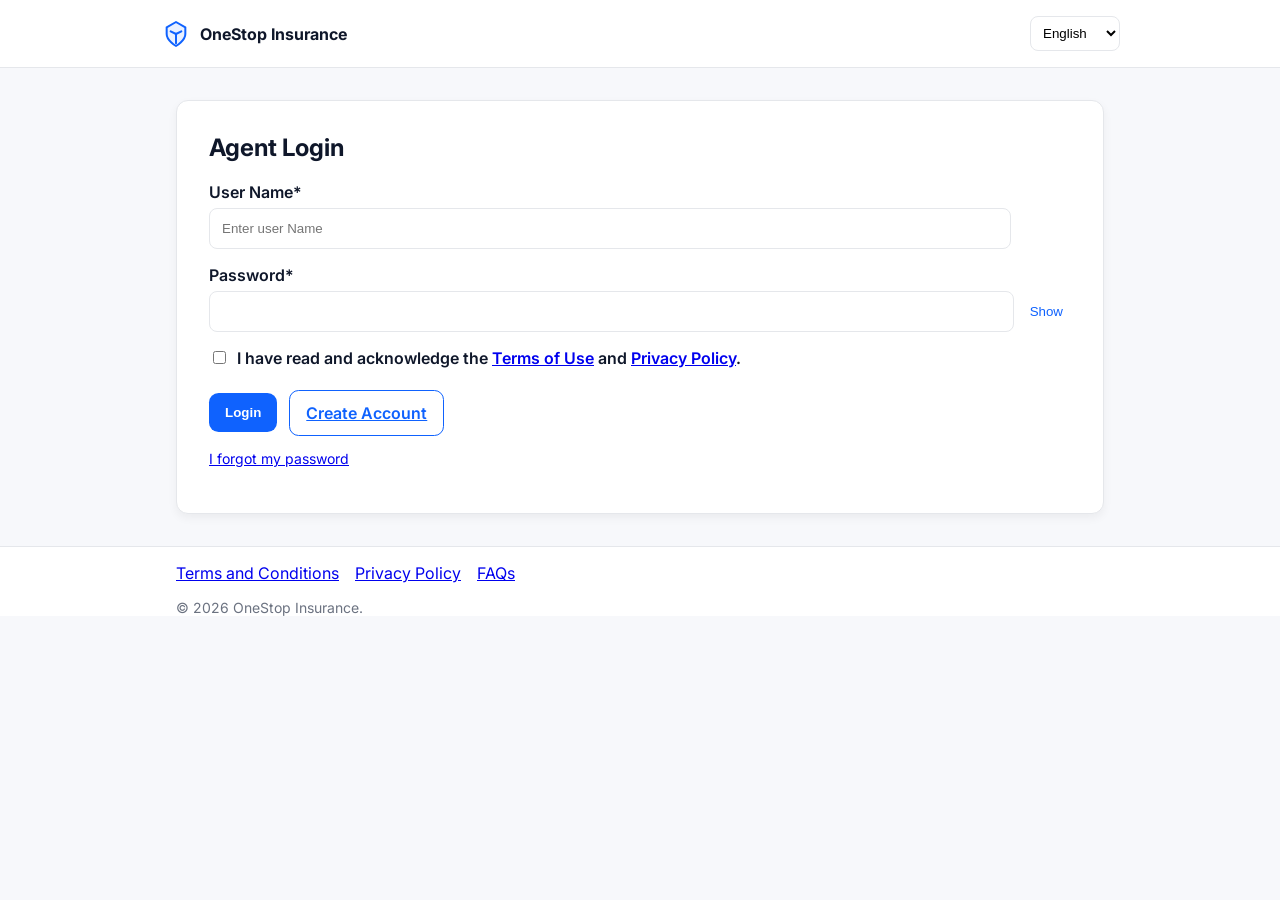
<file: index.html>
<!doctype html>
<html lang="en">
<head>
  <meta charset="utf-8" />
  <meta name="viewport" content="width=device-width, initial-scale=1" />
  <title>Agent Portal – Sign in</title>
  <meta name="description" content="Demo agent portal login page (no real data)." />
  <link href="https://fonts.googleapis.com/css2?family=Inter:wght@400;500;600;700&display=swap" rel="stylesheet">
  <link rel="stylesheet" href="styles.css" />
</head>
<body>
  <a class="skip-link" href="#main">Skip to main content</a>
  <header class="site-header">
    <div class="container header-inner">
      <div class="brand">
        <img src="assets/logo.svg" alt="Company logo" width="32" height="32" />
        <span class="brand-name">OneStop Insurance</span>
      </div>
      <nav aria-label="Utility">
        <ul class="util">
          <li>
           
            <select id="lang" name="lang" aria-label="Select language">
              <option selected>English</option>
              <option>Español</option>
              <option>Français</option>
            </select>
          </li>
        </ul>
      </nav>
    </div>
  </header>
  <main id="main" class="container">
    <section class="card">
      <h1>Agent Login</h1>
      <form id="loginForm" novalidate>
        <div class="field">
          <label for="email">User Name<span aria-hidden="true">*</span></label>
          <input  style="width:93%" id="email" name="email" type="email" inputmode="email" autocomplete="username"  maxlength="50" required placeholder="Enter user Name" />
        </div>
        <div class="field">
          <label for="password">Password<span aria-hidden="true">*</span></label>
          <div class="password-wrap">
            <input id="password" name="password" type="password" autocomplete="current-password" minlength="6" maxlength="30" required />
            <button type="button" class="link" id="togglePw" aria-controls="password" aria-pressed="false">Show</button>
          </div>
        </div>
        <div class="field checkbox">
          <input type="checkbox" id="agree" name="agree" required />
          <label for="agree">I have read and acknowledge the <a href="terms.html" target="_blank" rel="noopener">Terms of Use</a> and <a href="privacy.html" target ="_blank" rel="noopener">Privacy Policy</a>.</label>
        </div>
       
        <div class="actions">
          <button type="submit" class="btn" id="loginBtn">Login</button>
          <a class="btn btn-secondary" href="#" id="createAccount">Create Account</a>
        </div>
        <p class="small"><a href="#" id="forgot">I forgot my password</a></p>
      </form>
    </section>
  </main>
  <footer class="site-footer">
    <div class="container">
      <nav aria-label="Footer">
        <ul class="footer-links">
          <li><a href="terms.html">Terms and Conditions</a></li>
          <li><a href="privacy.html">Privacy Policy</a></li>
          <li><a href="faq.html">FAQs</a></li>
        </ul>
      </nav>
      <p class="muted small">© <span id="year"></span> OneStop Insurance.</p>
    </div>
  </footer>
  <script src="app.js"></script>
</body>
</html>
</file>
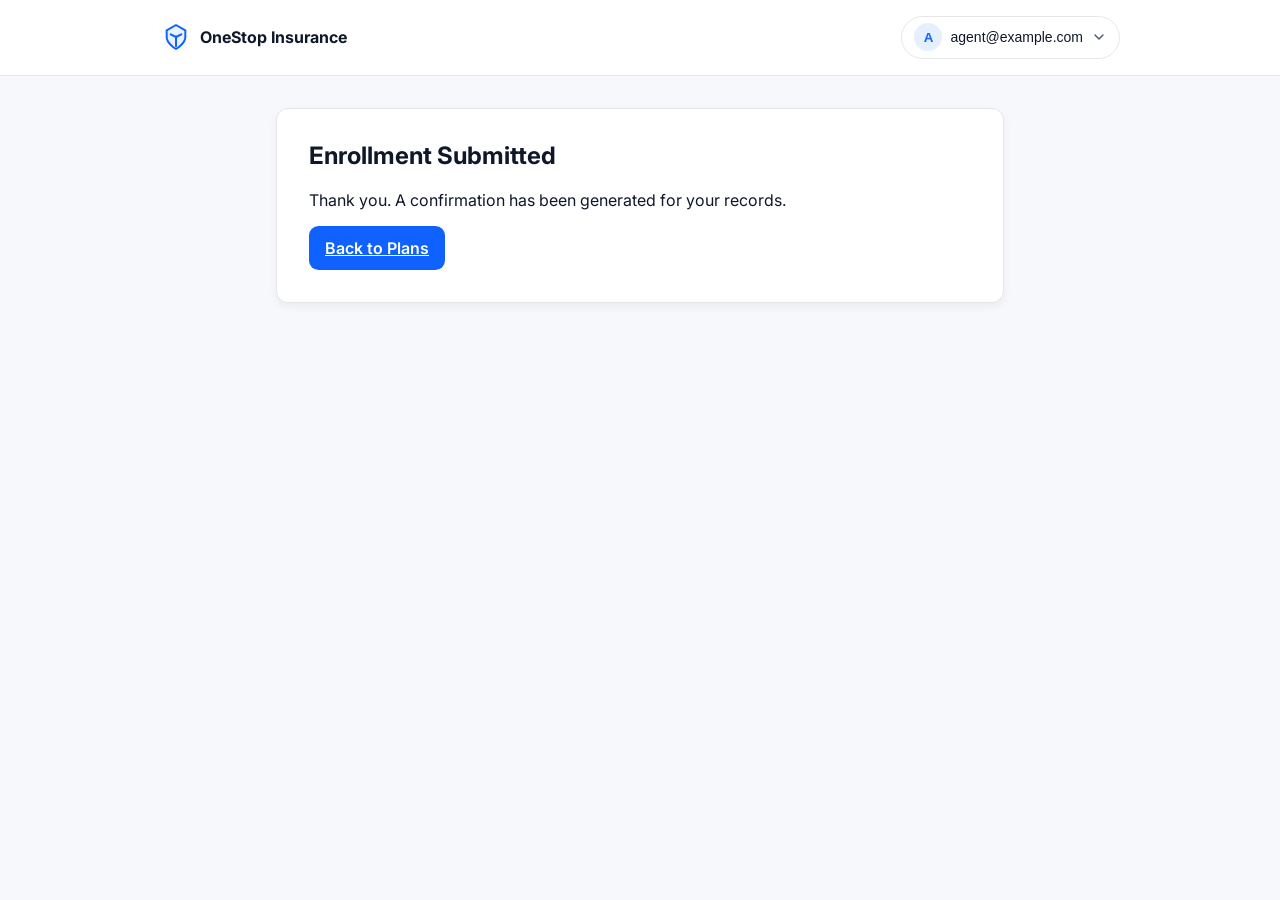
<file: confirm.html>
<!doctype html>
<html lang="en">
<head>
  <meta charset="utf-8" />
  <meta name="viewport" content="width=device-width, initial-scale=1" />
  <title>Agent Portal – Confirmation</title>
  <link href="https://fonts.googleapis.com/css2?family=Inter:wght@400;500;600;700&display=swap" rel="stylesheet">
  <link rel="stylesheet" href="styles.css" />
</head>
<body>
  <header class="site-header">
    <div class="container header-inner">
      <div class="brand">
        <img src="assets/logo.svg" alt="Company logo" width="32" height="32" />
        <span class="brand-name">OneStop Insurance</span>
      </div>
      <div class="user-menu" id="userMenu" aria-label="User menu">
  <button class="user-button" id="userButton" aria-haspopup="true" aria-expanded="false">
    <span class="user-avatar" aria-hidden="true">A</span>
    <span class="user-email" id="userEmail">agent@example.com</span>
    <svg width="16" height="16" viewBox="0 0 24 24" fill="none" stroke="#475569" stroke-width="2" stroke-linecap="round" stroke-linejoin="round" aria-hidden="true"><polyline points="6 9 12 15 18 9"></polyline></svg>
  </button>
  <div class="menu" id="userMenuList" role="menu">
    <div class="section">Account</div>
    <button role="menuitem" onclick="window.location.href='profile.html'">Profile</button>
    <button role="menuitem" onclick="window.location.href='settings.html'">Settings</button>
    <button role="menuitem" onclick="window.location.href='plans.html'">Plan details</button>
    <div class="divider"></div>
    <button role="menuitem" id="signOutBtn">Sign out</button>
  </div>
</div>
    </div>
  </header>
<main class="container" style="max-width:760px;">
  <section class="card">
    <h1>Enrollment Submitted</h1>
       <p>Thank you. A confirmation has been generated for your records.</p>
    <div class="actions" style="margin-top:1rem"><a class="btn" href="plans.html">Back to Plans</a></div>
  </section>
</main>

<script>
  const email = sessionStorage.getItem("demoUser") || "agent@example.com";
  const emailEl = document.getElementById("userEmail"); if (emailEl) emailEl.textContent = email;
  const avatar = document.querySelector(".user-avatar"); if (avatar) avatar.textContent = (email[0]||"A").toUpperCase();
  const btn=document.getElementById("userButton"); const menu=document.getElementById("userMenuList");
  btn.addEventListener("click",()=>{ const open=menu.classList.toggle("open"); btn.setAttribute("aria-expanded", String(open)); });
  document.addEventListener("click",(e)=>{ if(!e.target.closest(".user-menu")){ menu.classList.remove("open"); btn.setAttribute("aria-expanded","false"); } });
  const so=document.getElementById("signOutBtn"); if(so){ so.addEventListener("click",()=>{ sessionStorage.removeItem("demoUser"); window.location.href="index.html"; }); }
</script>

</body>
</html>
</file>
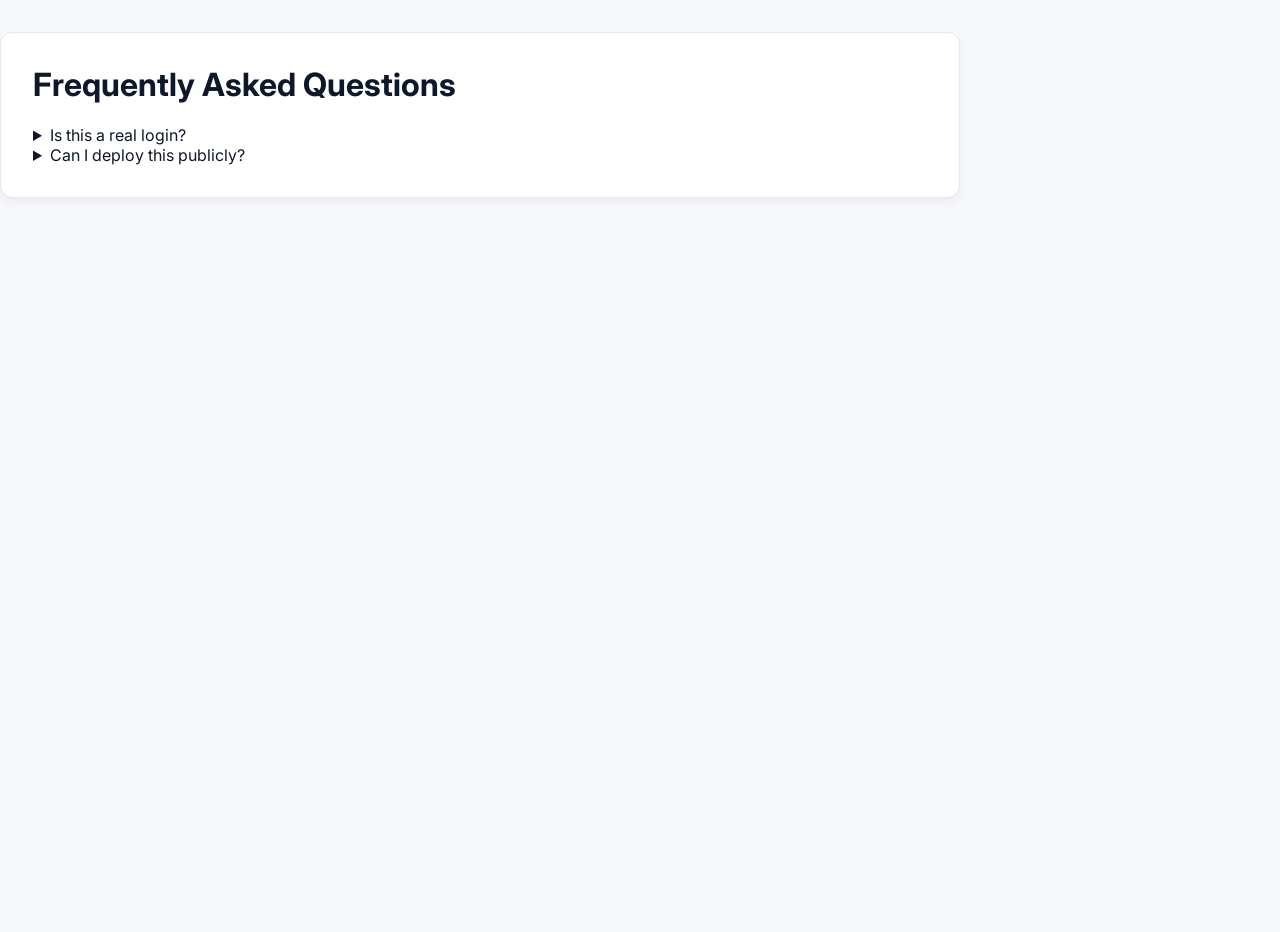
<file: faq.html>
<!doctype html><html lang="en"><head><meta charset="utf-8" /><meta name="viewport" content="width=device-width, initial-scale=1" /><title>FAQs – Demo</title><link href="https://fonts.googleapis.com/css2?family=Inter:wght@400;500;600;700&display=swap" rel="stylesheet"><link rel="stylesheet" href="styles.css" /></head><body><main class="container card"><h1>Frequently Asked Questions</h1><details><summary>Is this a real login?</summary><p>No. It is a front-end demonstration only.</p></details><details><summary>Can I deploy this publicly?</summary><p>Yes. Use GitHub Pages, Netlify, Vercel, or Cloudflare Pages.</p></details></main></body></html>
</file>
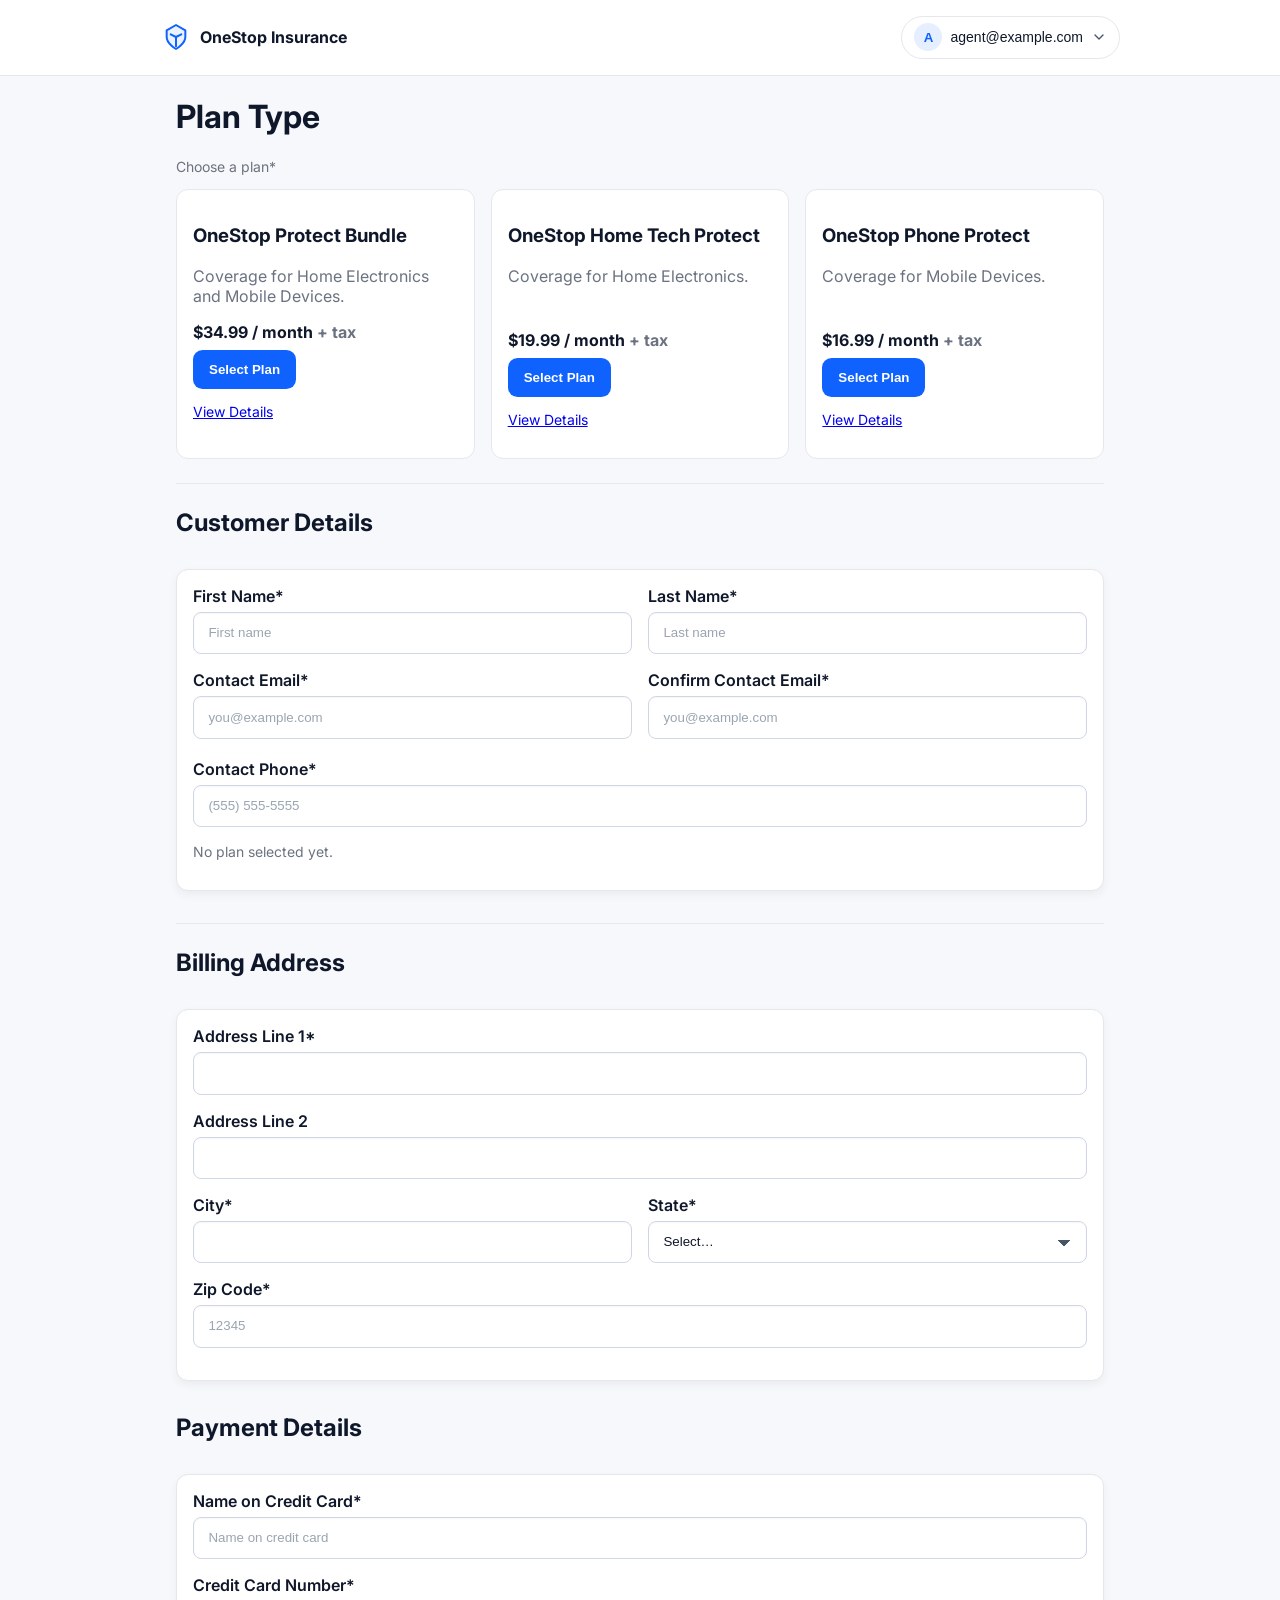
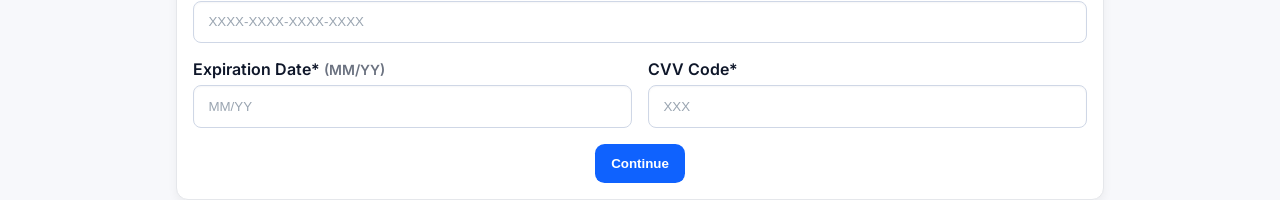
<file: plans.html>
<!doctype html>
<html lang="en">
<head>
  <meta charset="utf-8" />
  <meta name="viewport" content="width=device-width, initial-scale=1" />
  <title>Agent Portal – Plans</title>
  <link href="https://fonts.googleapis.com/css2?family=Inter:wght@400;500;600;700&display=swap" rel="stylesheet">
  <link rel="stylesheet" href="styles.css" />
</head>
<body>
  <header class="site-header">
    <div class="container header-inner">
      <div class="brand">
        <img src="assets/logo.svg" alt="Company logo" width="32" height="32" />
        <span class="brand-name">OneStop Insurance</span>
      </div>
      <div class="user-menu" id="userMenu" aria-label="User menu">
  <button class="user-button" id="userButton" aria-haspopup="true" aria-expanded="false">
    <span class="user-avatar" aria-hidden="true">A</span>
    <span class="user-email" id="userEmail">agent@example.com</span>
    <svg width="16" height="16" viewBox="0 0 24 24" fill="none" stroke="#475569" stroke-width="2" stroke-linecap="round" stroke-linejoin="round" aria-hidden="true"><polyline points="6 9 12 15 18 9"></polyline></svg>
  </button>
  <div class="menu" id="userMenuList" role="menu">
    <div class="section">Account</div>
    <button role="menuitem" onclick="window.location.href='profile.html'">Profile</button>
    <button role="menuitem" onclick="window.location.href='settings.html'">Settings</button>
    <button role="menuitem" onclick="window.location.href='plans.html'">Plan details</button>
    <div class="divider"></div>
    <button role="menuitem" id="signOutBtn">Sign out</button>
  </div>
</div>
    </div>
  </header>
<main class="container plans-page">
  <h1>Plan Type</h1>
  <p class="small muted">Choose a plan<span aria-hidden="true">*</span></p>
  <section class="grid" id="plans">
    <article class="plan" data-plan="Bundle">
      <h3>OneStop Protect Bundle</h3>
      <p class="muted">Coverage for Home Electronics and Mobile Devices.</p>
      <div class="price">$34.99 / month <span class="muted">+ tax</span></div>
      <button class="btn select">Select Plan</button>
      <p class="small"><a href="#" class="details">View Details</a></p>
    </article>
    <article class="plan" data-plan="HomeTech">
      <h3>OneStop Home Tech Protect</h3>
      <p class="muted">Coverage for Home Electronics.</p>
	   <Span class="muted">&nbsp;</Span>
      <div class="price">$19.99 / month <span class="muted">+ tax</span></div>
      <button class="btn select">Select Plan</button>
      <p class="small"><a href="#" class="details">View Details</a></p>
    </article>
    <article class="plan" data-plan="Phone">
      <h3>OneStop Phone Protect</h3>
      <p class="muted">Coverage for Mobile Devices.</p>
	   <Span class="muted">&nbsp;</Span>
      <div class="price">$16.99 / month <span class="muted">+ tax</span></div>
      <button class="btn select">Select Plan</button>
      <p class="small"><a href="#" class="details">View Details</a></p>
    </article>
  </section>
  <div class="divider"></div>
  <h2>Customer Details</h2>
  <form id="customerForm" class="card" style="padding:1rem">
    <div class="two">
      <div class="field"><label for="first">First Name*</label><input id="first" type="text" placeholder="First name" required></div>
      <div class="field"><label for="last">Last Name*</label><input id="last" type="text" placeholder="Last name" required></div>
    </div>
    <div class="two">
      <div class="field"><label for="cem">Contact Email*</label><input id="cem" type="email" placeholder="you@example.com" required><p class="error-text" id="cem_err"></p></div>
      <div class="field"><label for="cem2">Confirm Contact Email*</label><input id="cem2" type="email" placeholder="you@example.com" required><p class="error-text" id="cem2_err"></p></div>
    </div>
    <div class="field"><label for="phone">Contact Phone*</label>
	<input id="phone" type="tel" placeholder="(555) 555-5555"  maxlength="10" required><p class="error-text" id="phone_err"></p></div>
    <p class="small muted" id="chosen" style="margin-top:.5rem">No plan selected yet.</p>
  </form>
  <div class="divider"></div>
  <h2>Billing Address</h2>
  <form id="billingForm" class="card" style="padding:1rem">
    <div class="field"><label for="addr1">Address Line 1*</label><input id="addr1" type="text" required></div>
    <div class="field"><label for="addr2">Address Line 2</label><input id="addr2" type="text"></div>
    <div class="two">
      <div class="field"><label for="city">City*</label><input id="city" type="text" required></div>
      <div class="field"><label for="state">State*</label>
        <select id="state" required>
          <option value="">Select…</option>
          <option>AL</option><option>AK</option><option>AZ</option><option>AR</option><option>CA</option>
          <option>CO</option><option>CT</option><option>DC</option><option>DE</option><option>FL</option>
          <option>GA</option><option>HI</option><option>IA</option><option>ID</option><option>IL</option>
          <option>IN</option><option>KS</option><option>KY</option><option>LA</option><option>MA</option>
          <option>MD</option><option>ME</option><option>MI</option><option>MN</option><option>MO</option>
          <option>MS</option><option>MT</option><option>NC</option><option>ND</option><option>NE</option>
          <option>NH</option><option>NJ</option><option>NM</option><option>NV</option><option>NY</option>
          <option>OH</option><option>OK</option><option>OR</option><option>PA</option><option>RI</option>
          <option>SC</option><option>SD</option><option>TN</option><option>TX</option><option>UT</option>
          <option>VA</option><option>VT</option><option>WA</option><option>WI</option><option>WV</option>
          <option>WY</option>
        </select>
      </div>
    </div>
	
    <div class="field"><label for="zip">Zip Code*</label>
<input id="zip" type="text" inputmode="numeric" pattern="\d{5}" placeholder="12345" maxlength="8" required></div>
  </form>
  <h2>Payment Details</h2>
  <form id="paymentForm" class="card" style="padding:1rem">
    <div class="field"><label for="ccname">Name on Credit Card*</label><input id="ccname" type="text" autocomplete="cc-name" placeholder="Name on credit card" required></div>
    <div class="field"><label for="ccnum">Credit Card Number*</label>
      <input id="ccnum" type="text" inputmode="numeric" autocomplete="cc-number" placeholder="XXXX-XXXX-XXXX-XXXX" required>
    </div>
    <div class="two">
      <div class="field"><label for="exp">Expiration Date* <span class="muted small">(MM/YY)</span></label><input id="exp" type="text" inputmode="numeric" autocomplete="cc-exp" placeholder="MM/YY" required></div>
      <div class="field"><label for="cvv">CVV Code*</label>
	  <input id="cvv" type="text" inputmode="numeric" autocomplete="cc-csc" placeholder="XXX" maxlength="3"  required></div>
    </div>
    
	
<div class="actions" style="display:flex; justify-content:center;">
    <button type="submit" class="btn">Continue</button>
</div>

   
  </form>
</main>
<script>
  // Plan selection
  const planEls=[...document.querySelectorAll('.plan')];
  const chosen=document.getElementById('chosen');
  let selectedPlan=null;
  planEls.forEach(p=>{
    p.querySelector('.select').addEventListener('click',e=>{
      e.preventDefault(); planEls.forEach(x=>x.classList.remove('selected')); p.classList.add('selected');
      selectedPlan=p.getAttribute('data-plan'); sessionStorage.setItem('selectedPlan',selectedPlan);
      if(chosen) chosen.textContent='Selected: '+p.querySelector('h3').textContent;
    });
    p.querySelector('.details').addEventListener('click',e=>{e.preventDefault(); alert('Details for '+p.querySelector('h3').textContent+'.');});
  });

  // Validation helpers
  const emailRe=/^[^\s@]+@[^\s@]+\.[^\s@]+$/;
  const digits=(v)=> (v||'').replace(/[^0-9]/g,'');
  const fmtPhone=(ds)=> ds.length===10?`(${ds.slice(0,3)}) ${ds.slice(3,6)}-${ds.slice(6)}`:ds;
  function setErr(el, msgId, msg){
    const m=document.getElementById(msgId); if(!m) return; m.textContent = msg||''; if(msg){ el.classList.add('is-invalid'); } else { el.classList.remove('is-invalid'); }
  }
  function validateEmail(){
    const el=document.getElementById('cem');
    const ok=emailRe.test(el.value.trim());
    setErr(el,'cem_err', ok?'':'Enter a valid email.');
    return ok;
  }
  function validateConfirm(){
    const e1=document.getElementById('cem').value.trim();
    const e2=document.getElementById('cem2');
    const ok=emailRe.test(e2.value.trim()) && e2.value.trim().toLowerCase()===e1.toLowerCase();
    setErr(e2,'cem2_err', ok?'':'Emails do not match.');
    return ok;
  }
  function validatePhone(){
    const el=document.getElementById('phone');
    const ds=digits(el.value);
    const ok=ds.length===10;
    setErr(el,'phone_err', ok?'':'Enter a 10-digit phone number.');
    return ok;
  }
  // Bind live validation
  ['input','blur'].forEach(ev=>{
    document.getElementById('cem').addEventListener(ev, validateEmail);
    document.getElementById('cem2').addEventListener(ev, validateConfirm);
    document.getElementById('phone').addEventListener(ev, validatePhone);
  });
  // Format phone on blur
  document.getElementById('phone').addEventListener('blur',()=>{
    const ds=digits(document.getElementById('phone').value); if(ds.length===10){ document.getElementById('phone').value=fmtPhone(ds); }
  });

  // Input masks
  const cc=document.getElementById('ccnum'); if(cc){ cc.addEventListener('input', ()=>{ let v=cc.value.replace(/[^0-9]/g,'').slice(0,16); cc.value=v.replace(/(\d{4})(?=\d)/g,'$1-'); }); }
  const exp=document.getElementById('exp'); if(exp){ exp.addEventListener('input', ()=>{ let v=exp.value.replace(/[^0-9]/g,'').slice(0,4); if(v.length>=3) v=v.slice(0,2)+'/'+v.slice(2); exp.value=v; }); }

 const ph=document.getElementById('phone'); if(ph){ ph.addEventListener('input', ()=>{ let v=ph.value.replace(/[^0-9]/g,'').slice(0,10); ph.value=v.replace(/(\d{10})(?=\d)/g,'$1-'); }); }

  // Submit -> validate contact fields -> review
  document.getElementById('paymentForm').addEventListener('submit', e=>{
    e.preventDefault();
    const ok = validateEmail() & validateConfirm() & validatePhone();
    if(!selectedPlan){ alert('Please select a plan.'); return; }
    if(!ok){
      // focus first invalid
      const firstInvalid=document.querySelector('.plans-page .is-invalid'); if(firstInvalid) firstInvalid.focus();
      return;
    }
    const data={
      plan:selectedPlan,
      planTitle:(document.querySelector('.plan.selected h3')||{}).textContent||null,
      customer:{first:document.getElementById('first')?.value?.trim()||'', last:document.getElementById('last')?.value?.trim()||'', email:document.getElementById('cem')?.value?.trim()||'', phone:document.getElementById('phone')?.value?.trim()||''},
      billing:{addr1:document.getElementById('addr1')?.value?.trim()||'', addr2:document.getElementById('addr2')?.value?.trim()||'', city:document.getElementById('city')?.value?.trim()||'', state:document.getElementById('state')?.value||'', zip:document.getElementById('zip')?.value?.trim()||''},
      payment:(()=>{ const name=document.getElementById('ccname')?.value?.trim()||''; const num=(document.getElementById('ccnum')?.value||'').replace(/[^0-9]/g,''); const exp=document.getElementById('exp')?.value?.trim()||''; const last4=num.slice(-4); const masked=last4?('•••• •••• •••• '+last4):''; return {name, masked, exp}; })()
    };
    sessionStorage.setItem('appData', JSON.stringify(data));
    window.location.href='review.html';
  });
</script>

<script>
  const email = sessionStorage.getItem("demoUser") || "agent@example.com";
  const emailEl = document.getElementById("userEmail"); if (emailEl) emailEl.textContent = email;
  const avatar = document.querySelector(".user-avatar"); if (avatar) avatar.textContent = (email[0]||"A").toUpperCase();
  const btn=document.getElementById("userButton"); const menu=document.getElementById("userMenuList");
  btn.addEventListener("click",()=>{ const open=menu.classList.toggle("open"); btn.setAttribute("aria-expanded", String(open)); });
  document.addEventListener("click",(e)=>{ if(!e.target.closest(".user-menu")){ menu.classList.remove("open"); btn.setAttribute("aria-expanded","false"); } });
  const so=document.getElementById("signOutBtn"); if(so){ so.addEventListener("click",()=>{ sessionStorage.removeItem("demoUser"); window.location.href="index.html"; }); }
</script>

</body>
</html>
</file>
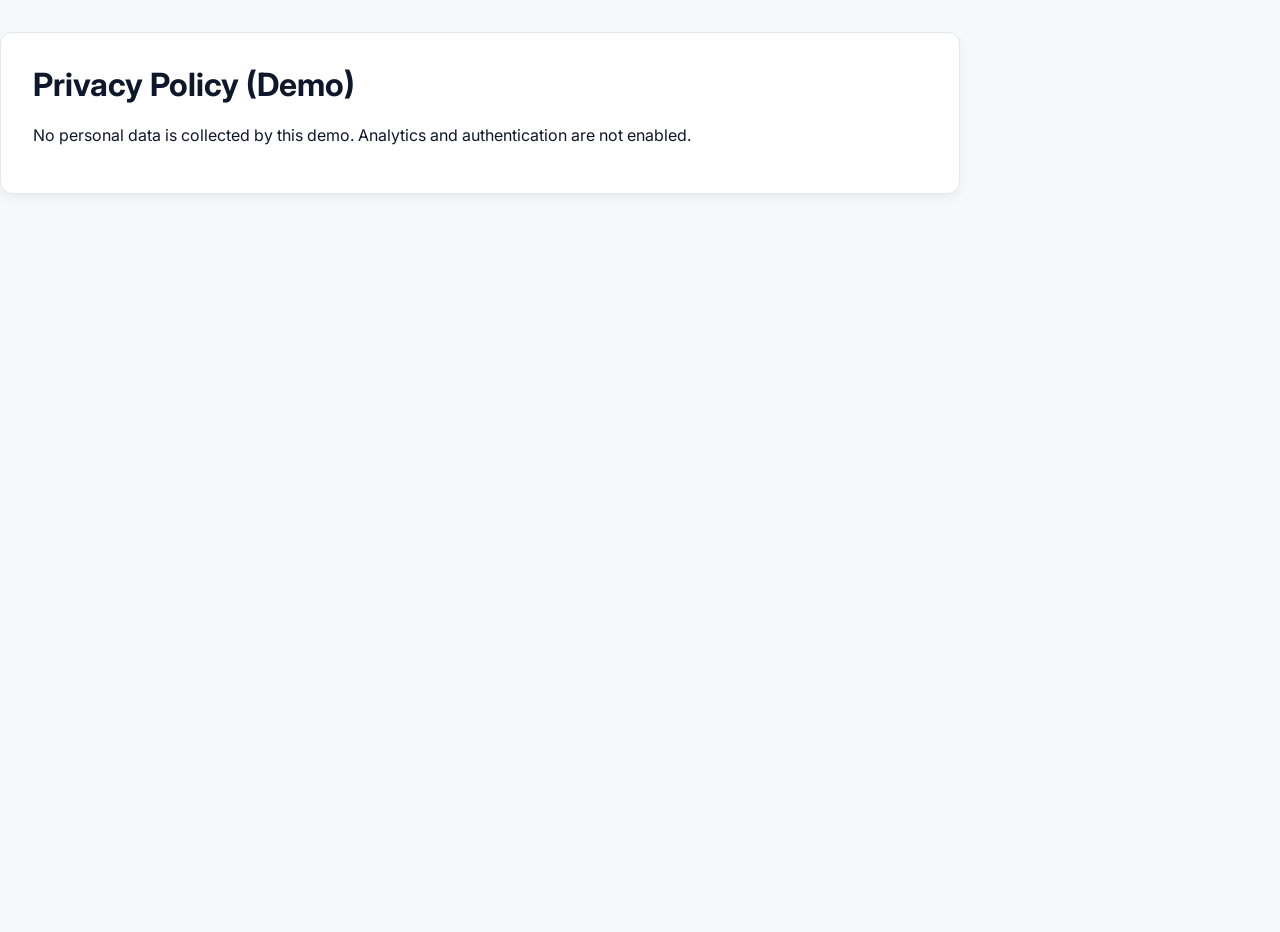
<file: privacy.html>
<!doctype html><html lang="en"><head><meta charset="utf-8" /><meta name="viewport" content="width=device-width, initial-scale=1" /><title>Privacy Policy – Demo</title><link href="https://fonts.googleapis.com/css2?family=Inter:wght@400;500;600;700&display=swap" rel="stylesheet"><link rel="stylesheet" href="styles.css" /></head><body><main class="container card"><h1>Privacy Policy (Demo)</h1><p>No personal data is collected by this demo. Analytics and authentication are not enabled.</p></main></body></html>
</file>
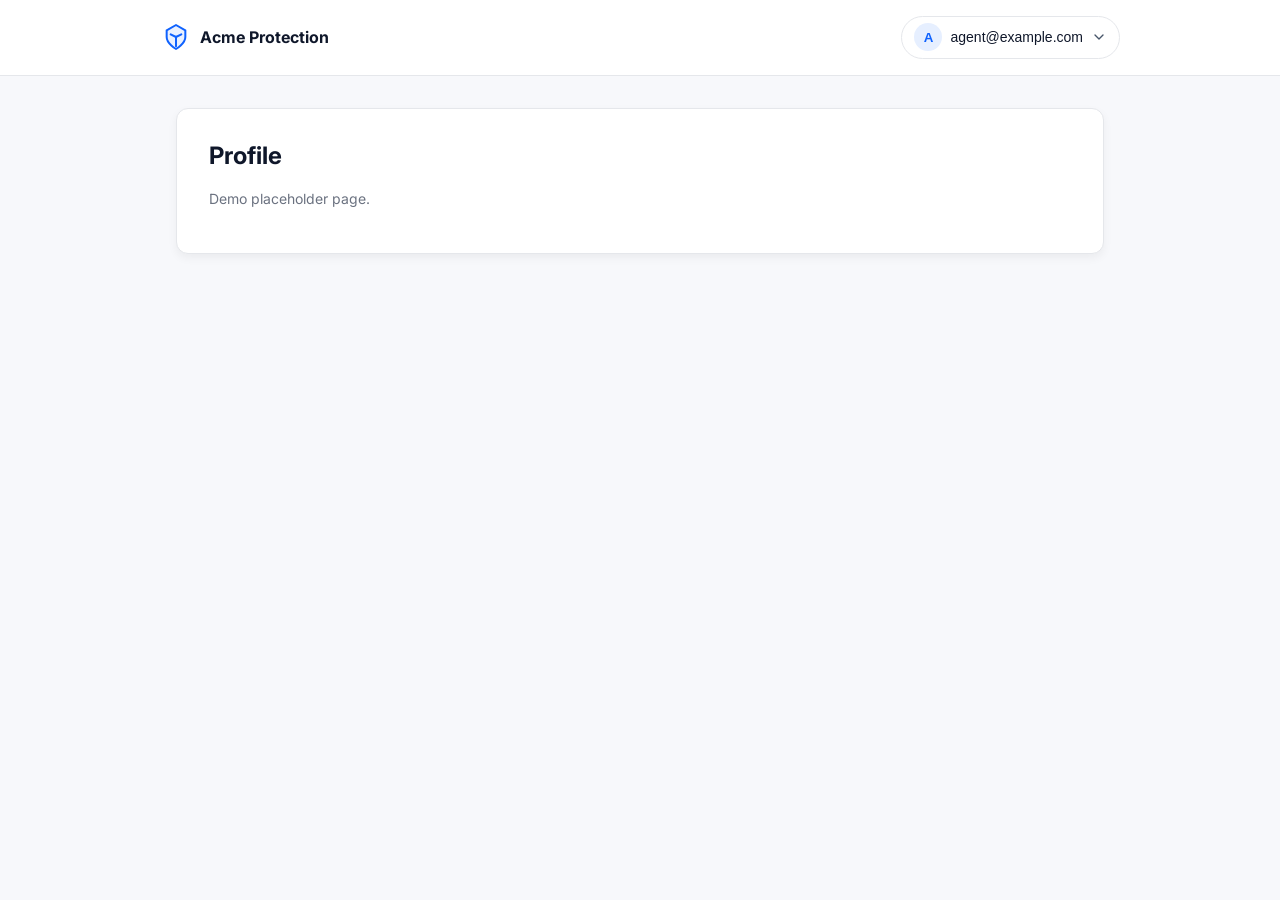
<file: profile.html>
<!doctype html>
<html lang="en">
<head>
  <meta charset="utf-8" />
  <meta name="viewport" content="width=device-width, initial-scale=1" />
  <title>Profile</title>
  <link href="https://fonts.googleapis.com/css2?family=Inter:wght@400;500;600;700&display=swap" rel="stylesheet">
  <link rel="stylesheet" href="styles.css" />
</head>
<body>
  <header class="site-header">
    <div class="container header-inner">
      <div class="brand">
        <img src="assets/logo.svg" alt="Company logo" width="32" height="32" />
        <span class="brand-name">Acme Protection</span>
      </div>
      <div class="user-menu" id="userMenu" aria-label="User menu">
  <button class="user-button" id="userButton" aria-haspopup="true" aria-expanded="false">
    <span class="user-avatar" aria-hidden="true">A</span>
    <span class="user-email" id="userEmail">agent@example.com</span>
    <svg width="16" height="16" viewBox="0 0 24 24" fill="none" stroke="#475569" stroke-width="2" stroke-linecap="round" stroke-linejoin="round" aria-hidden="true"><polyline points="6 9 12 15 18 9"></polyline></svg>
  </button>
  <div class="menu" id="userMenuList" role="menu">
    <div class="section">Account</div>
    <button role="menuitem" onclick="window.location.href='profile.html'">Profile</button>
    <button role="menuitem" onclick="window.location.href='settings.html'">Settings</button>
    <button role="menuitem" onclick="window.location.href='plans.html'">Plan details</button>
    <div class="divider"></div>
    <button role="menuitem" id="signOutBtn">Sign out</button>
  </div>
</div>
    </div>
  </header>
<main class="container"><section class="card"><h1>Profile</h1><p class="muted small">Demo placeholder page.</p></section></main>

<script>
  const email = sessionStorage.getItem("demoUser") || "agent@example.com";
  const emailEl = document.getElementById("userEmail"); if (emailEl) emailEl.textContent = email;
  const avatar = document.querySelector(".user-avatar"); if (avatar) avatar.textContent = (email[0]||"A").toUpperCase();
  const btn=document.getElementById("userButton"); const menu=document.getElementById("userMenuList");
  btn.addEventListener("click",()=>{ const open=menu.classList.toggle("open"); btn.setAttribute("aria-expanded", String(open)); });
  document.addEventListener("click",(e)=>{ if(!e.target.closest(".user-menu")){ menu.classList.remove("open"); btn.setAttribute("aria-expanded","false"); } });
  const so=document.getElementById("signOutBtn"); if(so){ so.addEventListener("click",()=>{ sessionStorage.removeItem("demoUser"); window.location.href="index.html"; }); }
</script>

</body>
</html>
</file>
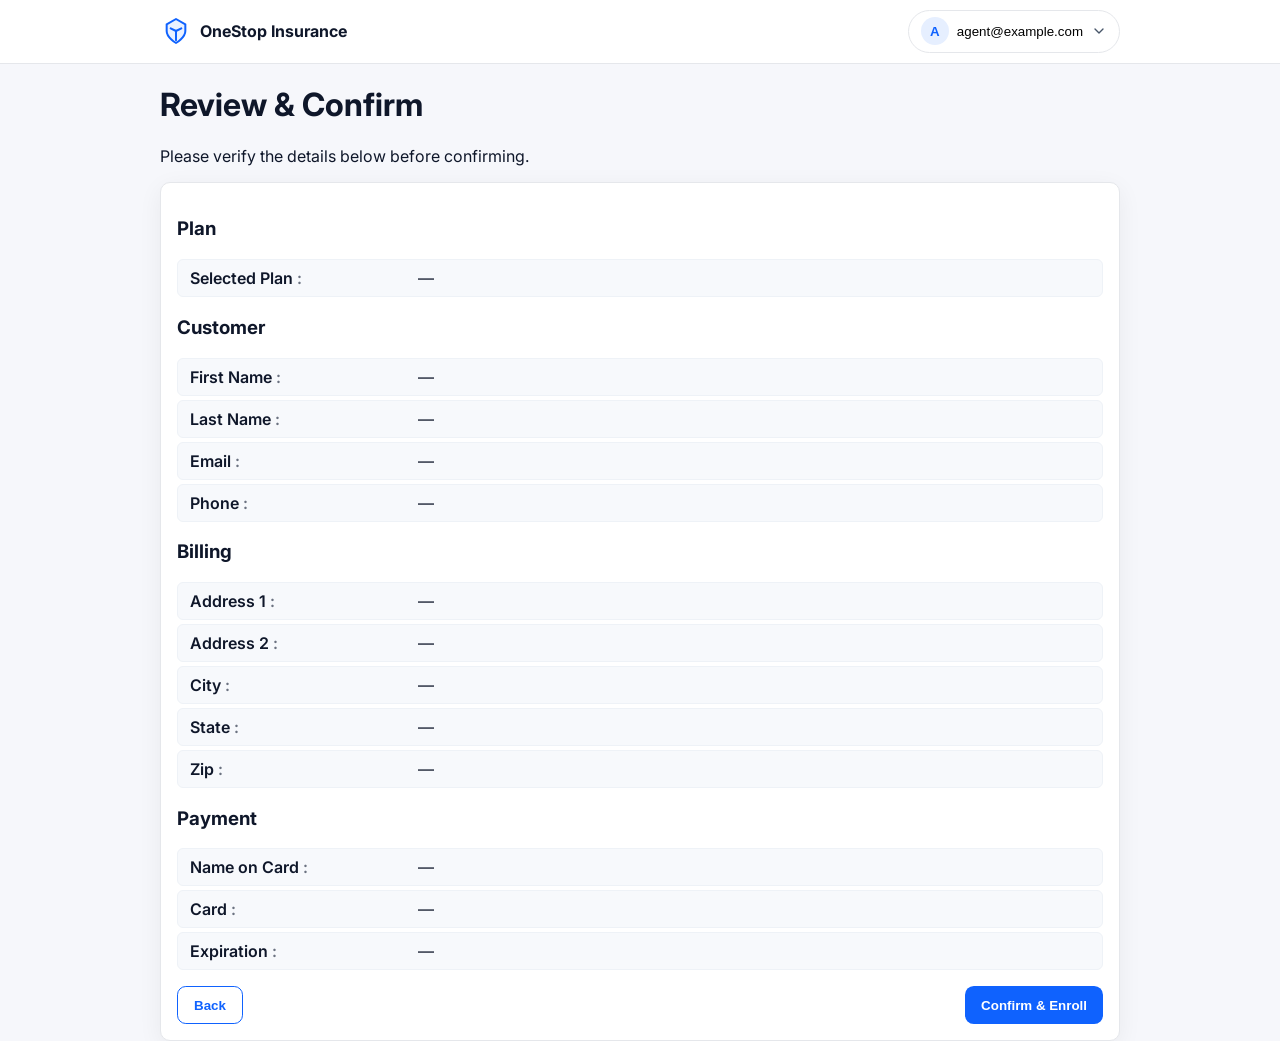
<file: review.html>
<!doctype html>
<html lang="en">
<head>
  <meta charset="utf-8" />
  <meta name="viewport" content="width=device-width, initial-scale=1" />
  <title>OneStop – Review & Confirm</title>
  <link href="https://fonts.googleapis.com/css2?family=Inter:wght@400;500;600;700&display=swap" rel="stylesheet">
  <style>
    :root {
      --ink: #0f172a; --muted: #6b7280; --bg-row: #f7f9fc; --border-soft: #eef2f7;
      --plan-accent:#4f46e5; --cust-accent:#0ea5e9; --bill-accent:#22c55e; --pay-accent:#f59e0b;
      --pad-x:.75rem; --pad-y:.50rem; --radius:10px; --label-width:180px;
    }
    body { margin:0; background:#f6f7fb; font-family:Inter,system-ui,sans-serif; color:var(--ink);}    
    .container{max-width:960px;margin:0 auto;padding:0 1rem}
    .site-header{background:#fff;border-bottom:1px solid #e5e7eb}
    .header-inner{display:flex;justify-content:space-between;align-items:center;padding:10px 0}
    .brand{display:flex;align-items:center;gap:.5rem;font-weight:700}
    .user-menu{position:relative}
    .user-button{display:flex;gap:.5rem;align-items:center;background:#fff;border:1px solid #e5e7eb;border-radius:9999px;padding:.4rem .75rem;cursor:pointer}
    .user-avatar{width:28px;height:28px;border-radius:50%;background:#e6efff;color:#0f62fe;display:flex;align-items:center;justify-content:center;font-weight:700}
    .menu{display:none;position:absolute;right:0;top:calc(100% + 6px);background:#fff;border:1px solid #e5e7eb;border-radius:8px;min-width:200px;box-shadow:0 8px 24px rgba(0,0,0,.08)}
    .menu.open{display:block}
    .menu button{width:100%;background:none;border:none;text-align:left;padding:.6rem .75rem;cursor:pointer}
    .card{background:#fff;border:1px solid #e5e7eb;border-radius:var(--radius);padding:1rem;margin-top:1rem;box-shadow:0 6px 24px rgba(16,24,40,.06)}
    h2{position:relative;padding-left:.75rem;margin:1rem 0 .5rem}
    h2::before{content:"";position:absolute;left:0;top:4px;bottom:4px;width:4px;border-radius:3px;background:#0ea5e9}
    h2[data-accent="plan"]::before{background:var(--plan-accent)}
    h2[data-accent="customer"]::before{background:var(--cust-accent)}
    h2[data-accent="billing"]::before{background:var(--bill-accent)}
    h2[data-accent="payment"]::before{background:var(--pay-accent)}
    .kv>div{display:flex;gap:.5rem;align-items:baseline;background:var(--bg-row);border:1px solid var(--border-soft);border-radius:6px;padding:var(--pad-y) var(--pad-x);margin:.25rem 0}
    .kv dt{flex:0 0 var(--label-width);font-weight:600}
    .kv dt::after{content:":";margin-left:.25rem;color:var(--muted)}
    .actions{margin-top:1rem;display:flex;justify-content:space-between}
    .btn{padding:.65rem 1rem;font-weight:600;border-radius:.55rem;cursor:pointer;border:none}
    .btn-secondary{background:#fff;color:#0f62fe;border:1px solid #0f62fe}
    .btn-primary{background:#0f62fe;color:#fff}
  </style>
</head>
<body>
  <header class="site-header">
    <div class="container header-inner">
      <div class="brand">
        <img src="assets/logo.svg" alt="Company logo" width="32" height="32" />
        <span class="brand-name">OneStop Insurance</span>
      </div>
      <div class="user-menu" id="userMenu" aria-label="User menu">
  <button class="user-button" id="userButton" aria-haspopup="true" aria-expanded="false">
    <span class="user-avatar" aria-hidden="true">A</span>
    <span class="user-email" id="userEmail">agent@example.com</span>
    <svg width="16" height="16" viewBox="0 0 24 24" fill="none" stroke="#475569" stroke-width="2" stroke-linecap="round" stroke-linejoin="round" aria-hidden="true"><polyline points="6 9 12 15 18 9"></polyline></svg>
  </button>
  <div class="menu" id="userMenuList" role="menu">
    <div class="section">  </div>
    <button role="menuitem" onclick="window.location.href='profile.html'">Profile</button>
    <button role="menuitem" onclick="window.location.href='settings.html'">Settings</button>
    <button role="menuitem" onclick="window.location.href='plans.html'">Plan details</button>
    <div class="divider"></div>
    <button role="menuitem" id="signOutBtn">Sign out</button>
  </div>
</div>
    </div>
  </header>

<main class="container">
  <h1>Review & Confirm</h1>
  <p class="small muted">Please verify the details below before confirming.</p>

  <section class="card">
    <h3 data-accent="plan">Plan</h3>
    <dl class="kv"><div><dt>Selected Plan</dt><dd id="rev_plan"></dd></div></dl>

    <h3  data-accent="customer">Customer</h3>
    <dl class="kv">
      <div><dt>First Name</dt><dd id="rev_first"></dd></div>
      <div><dt>Last Name</dt><dd id="rev_last"></dd></div>
      <div><dt>Email</dt><dd id="rev_email"></dd></div>
      <div><dt>Phone</dt><dd id="rev_phone"></dd></div>
    </dl>

    <h3 data-accent="billing">Billing</h3>
    <dl class="kv">
      <div><dt>Address 1</dt><dd id="rev_addr1"></dd></div>
      <div><dt>Address 2</dt><dd id="rev_addr2"></dd></div>
      <div><dt>City</dt><dd id="rev_city"></dd></div>
      <div><dt>State</dt><dd id="rev_state"></dd></div>
      <div><dt>Zip</dt><dd id="rev_zip"></dd></div>
    </dl>

    <h3 data-accent="payment">Payment</h3>
    <dl class="kv">
      <div><dt>Name on Card</dt><dd id="rev_ccname"></dd></div>
      <div><dt>Card</dt><dd id="rev_cc"></dd></div>
      <div><dt>Expiration</dt><dd id="rev_exp"></dd></div>
    </dl>

    <div class="actions">
      <button class="btn btn-secondary" id="backBtn">Back</button>
      <button class="btn btn-primary" id="confirmBtn">Confirm & Enroll</button>
    </div>
  </section>
</main>

<script>
  document.getElementById('backBtn').onclick = () => window.location.href='plans.html';
  document.getElementById('confirmBtn').onclick = () => window.location.href='confirm.html';
  document.getElementById('signOutBtn').onclick = () => { sessionStorage.removeItem('demoUser'); window.location.href='index.html'; };

  const data = JSON.parse(sessionStorage.getItem('appData') || '{}');
  const set = (id,val)=>{const el=document.getElementById(id); if(el) el.textContent=val?val:'—';};
  set('rev_plan',data.planTitle||data.plan);
  set('rev_first',data.customer?.first);
  set('rev_last',data.customer?.last);
  set('rev_email',data.customer?.email);
  set('rev_phone',data.customer?.phone);
  set('rev_addr1',data.billing?.addr1);
  set('rev_addr2',data.billing?.addr2);
  set('rev_city',data.billing?.city);
  set('rev_state',data.billing?.state);
  set('rev_zip',data.billing?.zip);
  set('rev_ccname',data.payment?.name);
  set('rev_cc',data.payment?.masked);
  set('rev_exp',data.payment?.exp);
</script>

<script>
  const email = sessionStorage.getItem("demoUser") || "agent@example.com";
  const emailEl = document.getElementById("userEmail"); if (emailEl) emailEl.textContent = email;
  const avatar = document.querySelector(".user-avatar"); if (avatar) avatar.textContent = (email[0]||"A").toUpperCase();
  const btn=document.getElementById("userButton"); const menu=document.getElementById("userMenuList");
  btn.addEventListener("click",()=>{ const open=menu.classList.toggle("open"); btn.setAttribute("aria-expanded", String(open)); });
  document.addEventListener("click",(e)=>{ if(!e.target.closest(".user-menu")){ menu.classList.remove("open"); btn.setAttribute("aria-expanded","false"); } });
  const so=document.getElementById("signOutBtn"); if(so){ so.addEventListener("click",()=>{ sessionStorage.removeItem("demoUser"); window.location.href="index.html"; }); }
</script>
</body>
</html>
</file>
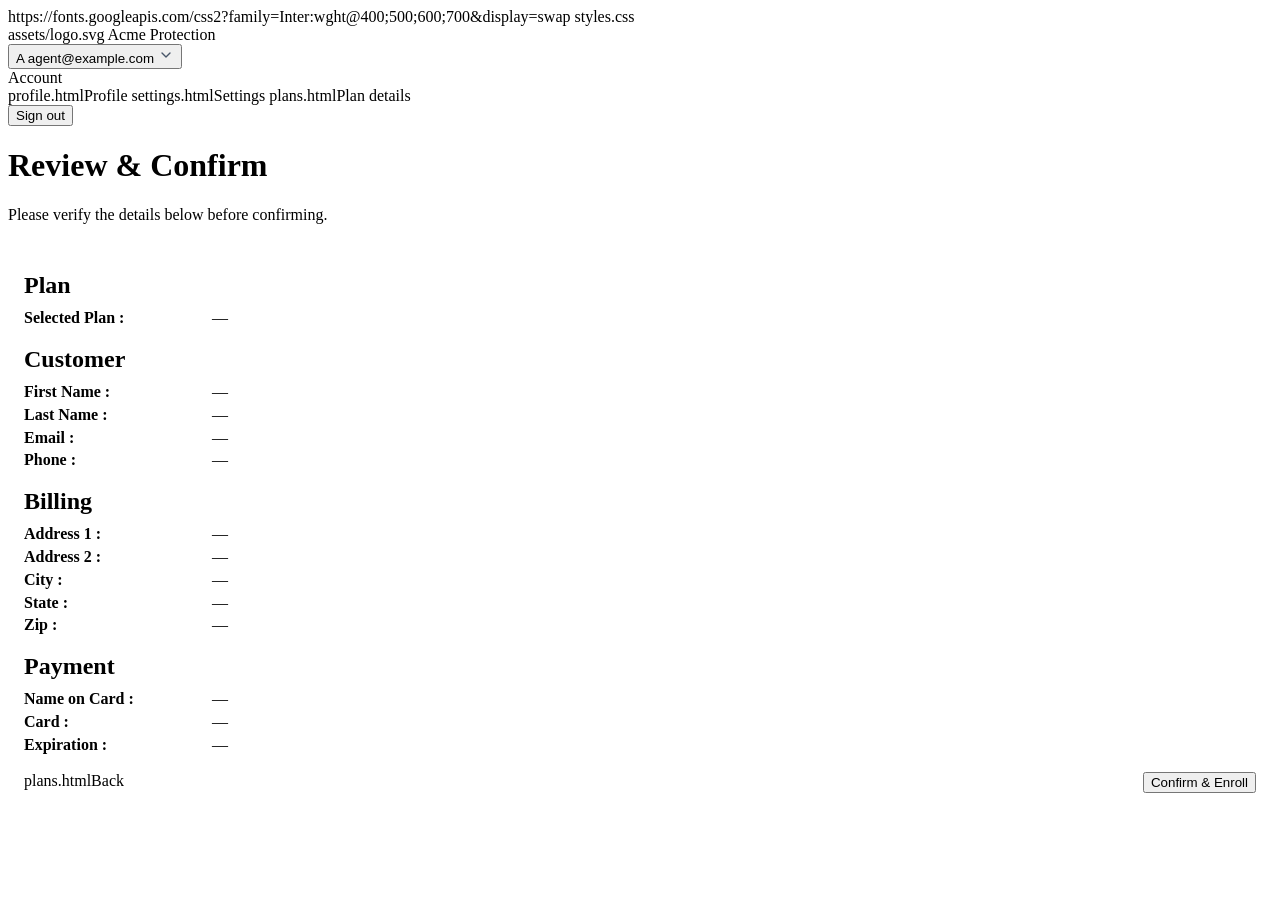
<file: review_changed.html>
<!doctype html>
<html lang="en">
<head>
  <meta charset="utf-8" />
  <meta name="viewport" content="width=device-width, initial-scale=1" />
  <title>Agent Portal – Review & Confirm</title>

  <!-- Inter + site stylesheet -->
  https://fonts.googleapis.com/css2?family=Inter:wght@400;500;600;700&display=swap
  styles.css

  <style>
    /* Key–value rows: Label: Value on one line */
    .kv { margin: 0; padding: 0; }
    .kv > div {
      display: flex;
      gap: .5rem;
      align-items: baseline;
      padding: .15rem 0;
    }
    .kv dt {
      flex: 0 0 180px; /* adjust label width to taste */
      font-weight: 600;
      color: var(--ink);
      margin: 0;
    }
    .kv dd {
      margin: 0;
      color: var(--ink);
      word-break: break-word;
    }
    .kv dt::after {
      content: ":";
      margin-left: .25rem;
    }
    /* Slightly tighter section spacing */
    .card h2 { margin: 1rem 0 .5rem; }
  </style>
</head>
<body>
  <header class="site-header">
    <div class="container header-inner">
      <div class="brand">
        assets/logo.svg
        <span class="brand-name">Acme Protection</span>
      </div>

      <!-- User menu -->
      <div class="user-menu" id="userMenu" aria-label="User menu">
        <button class="user-button" id="userButton" aria-haspopup="true" aria-expanded="false">
          <span class="user-avatar" aria-hidden="true">A</span>
          <span class="user-email" id="userEmail">agent@example.com</span>
          <svg width="16" height="16" viewBox="0 0 24 24" fill="none" stroke="#475569" stroke-width="2" stroke-linecap="round" stroke-linejoin="round" aria-hidden="true">
            <polyline points="6 9 12 15 18 9"></polyline>
          </svg>
        </button>
        <div class="menu" id="userMenuList" role="menu">
          <div class="section">Account</div>
          profile.htmlProfile</button>
          settings.htmlSettings</button>
          plans.htmlPlan details</button>
          <div class="divider"></div>
          <button role="menuitem" id="signOutBtn">Sign out</button>
        </div>
      </div>
      <!-- /User menu -->
    </div>
  </header>

  <main class="container">
    <h1>Review & Confirm</h1>
    <p class="small muted">Please verify the details below before confirming.</p>

    <section class="card" style="padding:1rem">
      <h2>Plan</h2>
      <dl class="kv">
        <div><dt>Selected Plan</dt><dd id="rev_plan"></dd></div>
      </dl>

      <h2>Customer</h2>
      <dl class="kv">
        <div><dt>First Name</dt><dd id="rev_first"></dd></div>
        <div><dt>Last Name</dt><dd id="rev_last"></dd></div>
        <div><dt>Email</dt><dd id="rev_email"></dd></div>
        <div><dt>Phone</dt><dd id="rev_phone"></dd></div>
      </dl>

      <h2>Billing</h2>
      <dl class="kv">
        <div><dt>Address 1</dt><dd id="rev_addr1"></dd></div>
        <div><dt>Address 2</dt><dd id="rev_addr2"></dd></div>
        <div><dt>City</dt><dd id="rev_city"></dd></div>
        <div><dt>State</dt><dd id="rev_state"></dd></div>
        <div><dt>Zip</dt><dd id="rev_zip"></dd></div>
      </dl>

      <h2>Payment</h2>
      <dl class="kv">
        <div><dt>Name on Card</dt><dd id="rev_ccname"></dd></div>
        <div><dt>Card</dt><dd id="rev_cc"></dd></div>
        <div><dt>Expiration</dt><dd id="rev_exp"></dd></div>
      </dl>

      <div class="actions" style="display:flex; justify-content:space-between; gap:.75rem; margin-top:1rem;">
        plans.htmlBack</a>
        <button class="btn" id="confirmBtn">Confirm & Enroll</button>
      </div>
    </section>
  </main>

  <script>
    // Header menu behavior + user email/avatar
    (function () {
      const email = sessionStorage.getItem('demoUser') || 'agent@example.com';
      const emailEl = document.getElementById('userEmail'); if (emailEl) emailEl.textContent = email;
      const avatar = document.querySelector('.user-avatar'); if (avatar) avatar.textContent = (email[0] || 'A').toUpperCase();

      const btn = document.getElementById('userButton');
      const menu = document.getElementById('userMenuList');
      btn.addEventListener('click', () => {
        const open = menu.classList.toggle('open');
        btn.setAttribute('aria-expanded', String(open));
      });
      document.addEventListener('click', (e) => {
        if (!e.target.closest('.user-menu')) {
          menu.classList.remove('open');
          btn.setAttribute('aria-expanded', 'false');
        }
      });
      const so = document.getElementById('signOutBtn');
      if (so) {
        so.addEventListener('click', () => {
          sessionStorage.removeItem('demoUser');
          window.location.href = 'index.html';
        });
      }
    })();

    // Populate review fields from session storage
    (function () {
      const raw = sessionStorage.getItem('appData');
      let data = {};
      try { data = JSON.parse(raw || '{}'); } catch { data = {}; }

      const set = (id, val) => {
        const el = document.getElementById(id);
        if (el) el.textContent = (val == null || val === '') ? '—' : val;
      };

      // Plan
      set('rev_plan', data.planTitle || data.plan);

      // Customer
      set('rev_first', data.customer?.first);
      set('rev_last',  data.customer?.last);
      set('rev_email', data.customer?.email);
      set('rev_phone', data.customer?.phone);

      // Billing
      set('rev_addr1', data.billing?.addr1);
      set('rev_addr2', data.billing?.addr2);
      set('rev_city',  data.billing?.city);
      set('rev_state', data.billing?.state);
      set('rev_zip',   data.billing?.zip);

      // Payment
      set('rev_ccname', data.payment?.name);
      set('rev_cc',     data.payment?.masked);
      set('rev_exp',    data.payment?.exp);

      // Confirm
      const confirmBtn = document.getElementById('confirmBtn');
      confirmBtn.addEventListener('click', () => {
        window.location.href = 'confirm.html';
      });
    })();
  </script>
</body>
</html>
</file>
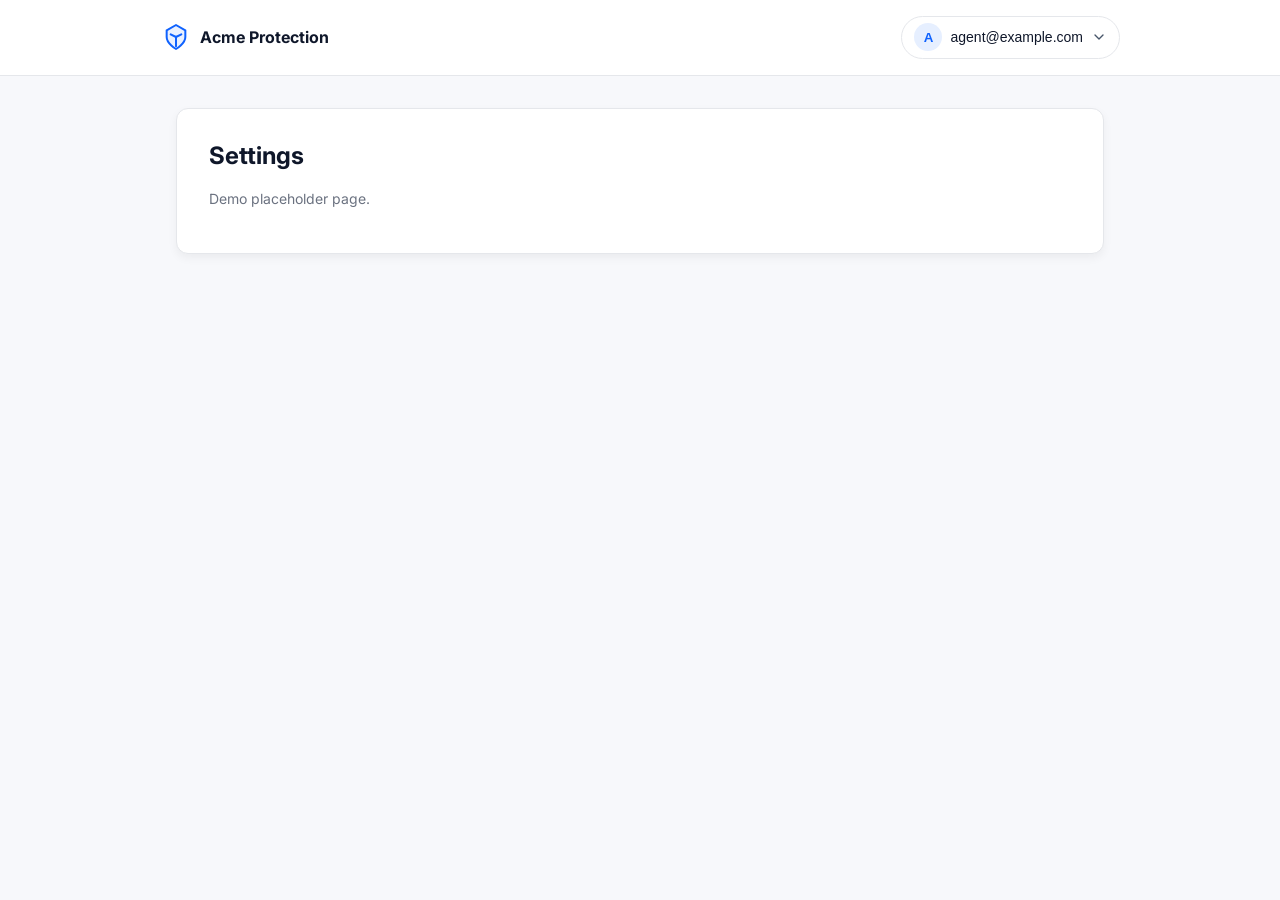
<file: settings.html>
<!doctype html>
<html lang="en">
<head>
  <meta charset="utf-8" />
  <meta name="viewport" content="width=device-width, initial-scale=1" />
  <title>Settings</title>
  <link href="https://fonts.googleapis.com/css2?family=Inter:wght@400;500;600;700&display=swap" rel="stylesheet">
  <link rel="stylesheet" href="styles.css" />
</head>
<body>
  <header class="site-header">
    <div class="container header-inner">
      <div class="brand">
        <img src="assets/logo.svg" alt="Company logo" width="32" height="32" />
        <span class="brand-name">Acme Protection</span>
      </div>
      <div class="user-menu" id="userMenu" aria-label="User menu">
  <button class="user-button" id="userButton" aria-haspopup="true" aria-expanded="false">
    <span class="user-avatar" aria-hidden="true">A</span>
    <span class="user-email" id="userEmail">agent@example.com</span>
    <svg width="16" height="16" viewBox="0 0 24 24" fill="none" stroke="#475569" stroke-width="2" stroke-linecap="round" stroke-linejoin="round" aria-hidden="true"><polyline points="6 9 12 15 18 9"></polyline></svg>
  </button>
  <div class="menu" id="userMenuList" role="menu">
    <div class="section">Account</div>
    <button role="menuitem" onclick="window.location.href='profile.html'">Profile</button>
    <button role="menuitem" onclick="window.location.href='settings.html'">Settings</button>
    <button role="menuitem" onclick="window.location.href='plans.html'">Plan details</button>
    <div class="divider"></div>
    <button role="menuitem" id="signOutBtn">Sign out</button>
  </div>
</div>
    </div>
  </header>
<main class="container"><section class="card"><h1>Settings</h1><p class="muted small">Demo placeholder page.</p></section></main>

<script>
  const email = sessionStorage.getItem("demoUser") || "agent@example.com";
  const emailEl = document.getElementById("userEmail"); if (emailEl) emailEl.textContent = email;
  const avatar = document.querySelector(".user-avatar"); if (avatar) avatar.textContent = (email[0]||"A").toUpperCase();
  const btn=document.getElementById("userButton"); const menu=document.getElementById("userMenuList");
  btn.addEventListener("click",()=>{ const open=menu.classList.toggle("open"); btn.setAttribute("aria-expanded", String(open)); });
  document.addEventListener("click",(e)=>{ if(!e.target.closest(".user-menu")){ menu.classList.remove("open"); btn.setAttribute("aria-expanded","false"); } });
  const so=document.getElementById("signOutBtn"); if(so){ so.addEventListener("click",()=>{ sessionStorage.removeItem("demoUser"); window.location.href="index.html"; }); }
</script>

</body>
</html>
</file>
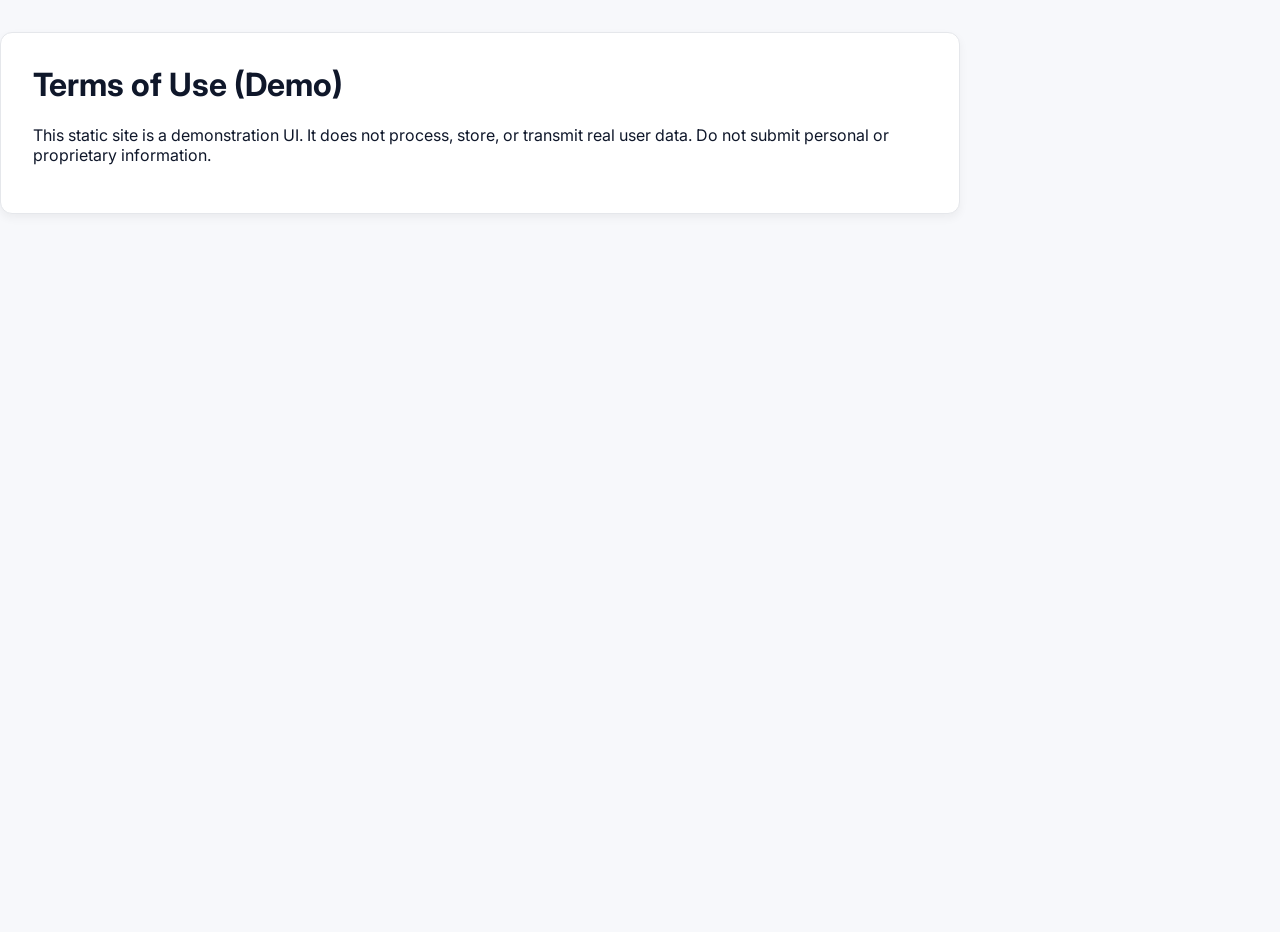
<file: terms.html>
<!doctype html><html lang="en"><head><meta charset="utf-8" /><meta name="viewport" content="width=device-width, initial-scale=1" /><title>Terms of Use – Demo</title><link href="https://fonts.googleapis.com/css2?family=Inter:wght@400;500;600;700&display=swap" rel="stylesheet"><link rel="stylesheet" href="styles.css" /></head><body><main class="container card"><h1>Terms of Use (Demo)</h1><p>This static site is a demonstration UI. It does not process, store, or transmit real user data. Do not submit personal or proprietary information.</p></main></body></html>
</file>
<file: styles.css>
/* Global site styles */
:root{ --bg:#f7f8fb; --card:#ffffff; --ink:#0f172a; --muted:#6b7280; --primary:#0f62fe; --primary-600:#0b57d0; --ring:#bcd2ff; --border:#e5e7eb; }
*{box-sizing:border-box}
html,body{height:100%}
body{margin:0;font-family:Inter,system-ui,-apple-system,Segoe UI,Roboto,Helvetica,Arial,sans-serif;background:var(--bg);color:var(--ink);}
.container{max-width:960px;margin-inline:auto;padding:0 1rem}
.skip-link{position:absolute;left:-9999px;top:auto;width:1px;height:1px;overflow:hidden}
.skip-link:focus{left:1rem;top:1rem;width:auto;height:auto;background:#fff;padding:.5rem .75rem;border-radius:.5rem;box-shadow:0 1px 3px rgba(0,0,0,.1)}
.site-header{background:#fff;border-bottom:1px solid var(--border)}
.header-inner{display:flex;align-items:center;justify-content:space-between;padding:1rem 0}
.brand{display:flex;align-items:center;gap:.5rem}
.brand-name{font-weight:700}
.util{list-style:none;margin:0;padding:0;display:flex;gap:1rem;align-items:center}
.util select{padding:.5rem;border:1px solid var(--border);border-radius:.5rem;background:#fff}
.card{background:var(--card);margin:2rem 0;padding:2rem;border-radius:12px;box-shadow:0 4px 10px rgba(2,6,23,.05);border:1px solid var(--border)}
.card h1{margin-top:0}
.field{margin-bottom:1rem}
.field label{display:block;font-weight:600;margin-bottom:.375rem}
.field input[type=email], .field input[type=password]{width:100%;padding:.75rem;border:1px solid var(--border);border-radius:8px;outline:none}
.password-wrap{display:flex;align-items:center}
.password-wrap input{flex:1}
.link{margin-left:.5rem;background:none;border:none;color:var(--primary);cursor:pointer;padding:.25rem .5rem;border-radius:.5rem}
.link:focus{outline:2px solid var(--ring)}
.checkbox{display:flex;gap:.5rem;align-items:flex-start}
.btn{background:var(--primary);color:#fff;border:none;padding:.75rem 1rem;border-radius:.6rem;cursor:pointer;font-weight:600}
.btn:hover{background:var(--primary-600)}
.btn:disabled{opacity:.6;cursor:not-allowed}
.btn-secondary{background:#fff;color:var(--primary);border:1px solid var(--primary)}
.actions{display:flex;gap:.75rem;align-items:center}
.small{font-size:.875rem}
.muted{color:var(--muted)}
.site-footer{border-top:1px solid var(--border);background:#fff}
.footer-links{display:flex;gap:1rem;list-style:none;margin:1rem 0;padding:0;flex-wrap:wrap}
.grid{display:grid;gap:1rem;grid-template-columns:repeat(auto-fit,minmax(230px,1fr))}
.plan{border:1px solid var(--border);background:#fff;border-radius:12px;padding:1rem}
.plan.selected{outline:3px solid var(--ring)}
.price{font-weight:700;margin:.5rem 0}
.divider{border-top:1px solid var(--border);margin:1.5rem 0}
.two{display:grid;grid-template-columns:1fr 1fr;gap:1rem}
@media (max-width:640px){.two{grid-template-columns:1fr}}
/* User menu */
.user-menu{position:relative}
.user-button{display:flex;align-items:center;gap:.5rem;background:#fff;border:1px solid var(--border);border-radius:9999px;padding:.4rem .75rem;cursor:pointer}
.user-button:hover{box-shadow:0 1px 3px rgba(0,0,0,.06)}
.user-email{font-size:.875rem;color:var(--ink)}
.user-avatar{width:28px;height:28px;border-radius:50%;background:#e6efff;color:#0f62fe;display:inline-flex;align-items:center;justify-content:center;font-weight:700}
.menu{position:absolute;right:0;top:calc(100% + 6px);background:#fff;border:1px solid var(--border);border-radius:.6rem;box-shadow:0 8px 24px rgba(0,0,0,.08);padding:.25rem 0;min-width:200px;z-index:10;display:none}
.menu.open{display:block}
.menu a, .menu button{display:flex;gap:.5rem;align-items:center;width:100%;background:none;border:none;text-align:left;padding:.6rem .75rem;color:var(--ink);font-size:.9rem;cursor:pointer}
.menu a:hover, .menu button:hover{background:#f5f7fb}
.menu .section{padding:.35rem .75rem;color:var(--muted);font-size:.75rem}
.menu .divider{height:1px;background:var(--border);margin:.25rem 0}
/* Plans inputs */
.plans-page .field label{display:block;font-weight:600;margin:0 0 .375rem}
.plans-page .field input, .plans-page .field select, .plans-page .field textarea{width:100%;box-sizing:border-box;background:#ffffff;color:#0f172a;border:1px solid #cfd7e6;border-radius:8px;padding:.70rem .90rem;line-height:1.35;min-height:42px;box-shadow:inset 0 1px 2px rgba(16,24,40,.04);transition:box-shadow .15s ease, border-color .15s ease}
.plans-page .field input::placeholder,.plans-page .field textarea::placeholder{color:#9aa5b1}
.plans-page .field input:focus, .plans-page .field select:focus, .plans-page .field textarea:focus{outline:none;border-color:#1e64f0;box-shadow:0 0 0 3px rgba(30,100,240,.15)}
.plans-page .field select{appearance:none;-webkit-appearance:none;-moz-appearance:none;background-image:linear-gradient(45deg, transparent 50%, #475569 50%),linear-gradient(135deg, #475569 50%, transparent 50%);background-position:calc(100% - 22px) 52%, calc(100% - 16px) 52%;background-size:6px 6px, 6px 6px;background-repeat:no-repeat;padding-right:2.25rem}
/* Validation helpers */
.is-invalid{border-color:#b91c1c !important; box-shadow:0 0 0 3px rgba(185,28,28,.12) !important}
.error-text{color:#b91c1c;font-size:.8rem;margin:.25rem 0 0}
</file>
